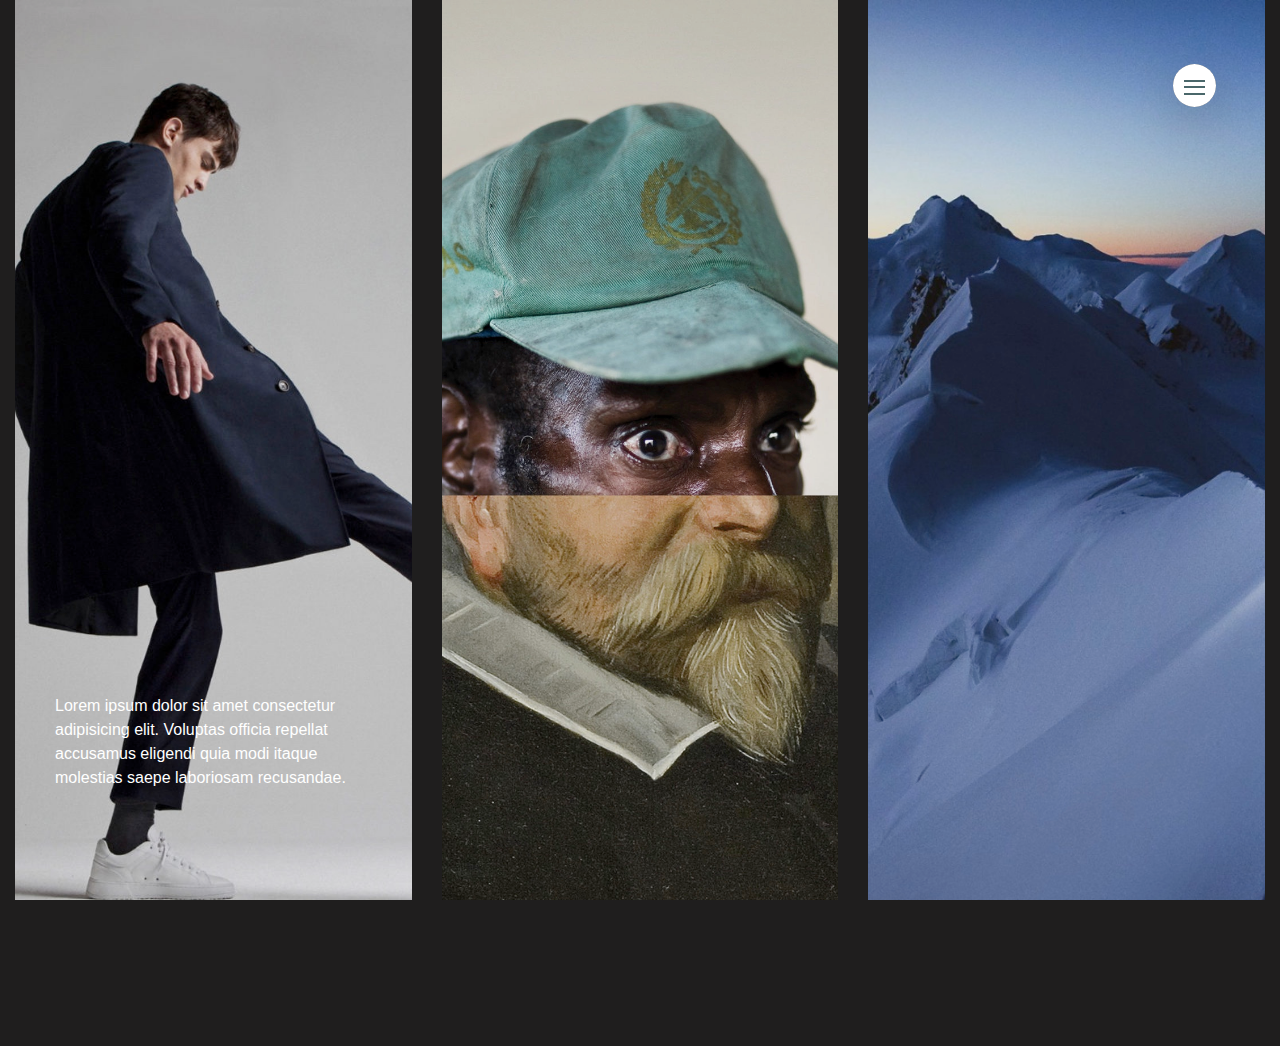
<file: index.html>
<!DOCTYPE html>
<html lang="en">

<head>
    <meta charset="UTF-8">
    <meta http-equiv="X-UA-Compatible" content="IE=edge">
    <meta name="viewport" content="width=device-width,initial-scale=1"/>   
    <link rel="stylesheet" href="style.css">
    <link rel="stylesheet" href="navigation.css">
    <title>Home Reglat Construct</title>
    <link rel="stylesheet" href="https://stackpath.bootstrapcdn.com/bootstrap/4.3.1/css/bootstrap.min.css"
        integrity="sha384-ggOyR0iXCbMQv3Xipma34MD+dH/1fQ784/j6cY/iJTQUOhcWr7x9JvoRxT2MZw1T" crossorigin="anonymous">
    <link rel="preconnect" href="https://fonts.googleapis.com">
    <link rel="preconnect" href="https://fonts.gstatic.com" crossorigin>
    <link href="https://fonts.googleapis.com/css2?family=Didact+Gothic&family=Quicksand&display=swap" rel="stylesheet">
    <link href="https://fonts.googleapis.com/css2?family=Outfit:wght@300&display=swap" rel="stylesheet">
    <script src="jquery-3.5.1.min.js"></script>

</head>



<body>
    <div class="navigation">
        <input type="checkbox" class="navigation__checkbox" id="nav-toggle">
        <label for="nav-toggle" class="navigation__button">
            <span class="navigation__icon" aria-label="toggle navigation menu"></span>
        </label>
        <div class="navigation__background"></div>

        <nav class="navigation__nav" role="navigation">
            <div class="container-fluid">
                <div class="row flex-nowrap navb">
                    <div class="navigation__item  col-sm-4 bg1">
                        <div class="card card-block card-text navcard">
                            <a href="produse.html" class="navigation__link">Produse</a>
                        </div>
                    </div>
                    <div class="navigation__item  col-sm-4 bg2">
                        <div class="card card-block card-text navcard">
                            <a href="about.html" class="navigation__link">Despre</a>
                        </div>
                    </div>
                    <div class="navigation__item  col-sm-4 bg3">
                        <div class="card card-block card-text navcard">
                            <a href="contact.html" class="navigation__link">Contact</a>
                        </div>
                    </div>
                </div>
        </nav>
    </div>
    <div class="container-fluid main">
        <div class="row flex-nowrap">
            <div class="category col-6 col-md-4">
                <div class="card card-block card-text">
                    <img alt="Card image cap" class="card-img-top" src="./img/img1.jpg">
                    <div class="name">
                        <h1 class="title">Lorem ipsum dolor sit.</h1>
                    </div>
                        <div class="description">Lorem ipsum dolor sit amet consectetur adipisicing elit. Voluptas
                            officia repellat accusamus eligendi quia modi itaque molestias saepe laboriosam recusandae.
                    </div>
                </div>
            </div>
            <div class="category col-6 col-md-4">
                <div class="card card-block card-text">
                    <img alt="Card image cap" class="card-img-top" src="./img/img2.jpg">
                        <h1 class="title">Lorem ipsum dolor sit.</h1>
                        <div class="description">Lorem ipsum dolor sit amet consectetur adipisicing elit. Voluptas
                            officia repellat accusamus eligendi quia modi itaque molestias saepe laboriosam recusandae.
                    </div>
                </div>
            </div>
            <div class="category col-6 col-md-4">
                <div class="card card-block card-text">
                    <img alt="Card image cap" class="card-img-top" src="./img/img3.jpg">
                        <h1 class="title">Lorem ipsum dolor sit.</h1>
                        <div class="description">Lorem ipsum dolor sit amet consectetur adipisicing elit. Voluptas
                            officia repellat accusamus eligendi quia modi itaque molestias saepe laboriosam recusandae.
                    </div>
                </div>
            </div>
            <div class="category col-6 col-md-4">
                <div class="card card-block card-text">
                    <img alt="Card image cap" class="card-img-top" src="./img/img4.jpg">
                        <h1 class="title">Lorem ipsum dolor sit.</h1>
                        <div class="description">Lorem ipsum dolor sit amet consectetur adipisicing elit. Voluptas
                            officia repellat accusamus eligendi quia modi itaque molestias saepe laboriosam recusandae.
                    </div>
                </div>
            </div>
            <div class="category col-6 col-md-4">
                <div class="card card-block card-text">
                    <img alt="Card image cap" class="card-img-top" src="./img/img5.jpg">
                            <h1 class="title">Lorem ipsum dolor sit.</h1>
                        <div class="description">Lorem ipsum dolor sit amet consectetur adipisicing elit. Voluptas
                            officia repellat accusamus eligendi quia modi itaque molestias saepe laboriosam recusandae.
                    </div>
                </div>
            </div>
            <div class="category col-6 col-md-4">
                <div class="card card-block card-text">
                    <img alt="Card image cap" class="card-img-top" src="./img/img6.jpg">
                        <h1 class="title">Lorem ipsum dolor sit.</h1>
                    <div class="content">
                        <div class="description">Lorem ipsum dolor sit amet consectetur adipisicing elit. Voluptas
                            officia repellat accusamus eligendi quia modi itaque molestias saepe laboriosam recusandae.
                        </div>
                    </div>
                </div>
            </div>
        </div>
    </div>
    <script src="main.js"></script>
</body>

</html>
</file>
<file: style.css>
.card-block {
    min-height: 100%;
    width: 100%;
    border-radius: 0 !important;
    /* margin: -40px !important; */
}
div.category.col-sm-4{
/* width: 90% !important;  */
padding-right: 0;
padding-left: 0;
}
.card-img-top {
    width: 100% !important;
    height: 110vh;
    object-fit: cover;
    border-radius: 0 !important;
    /* margin-bottom: 8vh; */
    max-width: 100%;
}
.div.card-block {
  margin: 0;
  padding: 0;
  
}
div.card.card-block.card-text {
    border: 0px !important;
}
* {
  box-sizing: border-box;
  margin: 0;
  padding: 0;
}

html,
body {
  height: 100%;
  overflow-y: hidden;
  margin: 0;
}

body {
  background-color: #1f1e1e !important;
  font-family: Roboto, Arial, sans-serif;
  /* display: flex; */
  position: static;
  align-items: center;
  justify-content: center;
}

.navigation__checkbox {
    display: none;
}

.navigation__button {
    position: fixed;
    top: 1.5rem;
    right: 1.5rem;
    height: 2.7rem;
    width: 2.7rem;
    text-align: center;
    background-color: #fff;
    border-radius: 50%;
    z-index: 300;
    box-shadow: 0 1rem 3rem rgba(0, 0, 0, 0.2);
    cursor: pointer;
}

@media screen  and (min-width: 768px) {
    .navigation__button {
        top: 4rem;
        right: 4rem;
        height: 2.7rem;
        width: 2.7rem;
    }
}

.navigation__background {
    position: fixed;
    top: 2rem;
    right: 2rem;
    height: 2rem;
    width: 2rem;
    border-radius: 50%;
    /* background: #4A676A; */
    background: #000000a1;
    background-size: cover;
    background-position: center;
    z-index: 100;
    transition: all 800ms cubic-bezier(0.86, 0, 0.07, 1);
}
.bg1 {
    background-color: #222224;
}
.bg2 {
    background-color: #171719;
}
.bg3 {
    background-color: #000000;
}
.navb {
    height: 1000rem;
}
.navcard {
    background-color: rgba(0, 0, 0, 0) !important;
    width: 90rem !important;
}
@media screen and (min-width: 768px) {
    .navigation__background {
        top: 4rem;
        right: 4rem;
        height: 2.7rem;
        width: 2.7rem;
    }
}

.navigation__nav {
    position: fixed;
    top: 0;
    left: 0;
    height: 100vh;
    opacity: 0;
    width: 0;
    visibility: hidden;
    z-index: 200;
    transition: all 800ms cubic-bezier(0.68, -0.55, 0.265, 1.55);
}

.navigation__list {
    position: absolute;
    top: 50%;
    left: 50%;
    transform: translate(-50%, -50%);
    text-align: center;
    width: 100%;
    list-style: none;
}

.navigation__item {
    margin: 0;
}

.navigation__link:link,
.navigation__link:visited {
    /* height: 100%; */
    color: #f4f4f4;
    font-size: 2.4rem;
    text-decoration: none;
    transition: all .2s;
    width: 27%;
    padding-left: 70px;
    padding-top: 28%;
    font-family: 'Outfit', sans-serif;
}

@media(min-width: 768px) {
    .navigation__link:link,
    .navigation__link:visited {
        font-size: 3.8rem;

    }
}

.navigation__link:hover {
    color: #acacac;
    transform: scale(1.1);
}

.navigation__checkbox:checked~.navigation__background {
    transform: scale(80)
}

.navigation__checkbox:checked~.navigation__nav {
    width: 100%;
    visibility: visible;
    opacity: 1;
}

.navigation__icon {

    position: relative;
    margin-top: 1.5rem;
}

@media screen and (min-width: 768px) {
    .navigation__icon {
        margin-top: 1.4rem;
    }
}

.navigation__icon,
.navigation__icon::before,
.navigation__icon::after {
    display: inline-block;
    width: 2.2rem;
    height: 2px;
    background-color: #4A676A;
}

@media (min-width: 768px) {
    .navigation__icon,
    .navigation__icon::before,
    .navigation__icon::after {
        width: 1.3rem;
    }
}

.navigation__icon::before,
.navigation__icon::after {
    content: '';
    position: absolute;
    left: 0;
    transition: all 200ms;
}

.navigation__icon::before {
    top: -.4rem;
}

.navigation__icon::after {
    top: .4rem;
}

.navigation__button:hover .navigation__icon::before {
    top: -.5rem;
}

.navigation__button:hover .navigation__icon::after {
    top: .5rem;
}

.navigation__checkbox:checked+.navigation__button .navigation__icon {
    background-color: transparent;
}

.navigation__checkbox:checked+.navigation__button .navigation__icon::before {
    top: 0;
    transform: rotate(135deg);
}

.navigation__checkbox:checked+.navigation__button .navigation__icon::after {
    top: 0;
    transform: rotate(-135deg);
}

.card-text {
  position: relative;
  /* width: 50%; */
  margin: 0px;
}

.text {
  background-color: #00000000;
  color: white;
  font-size: 16px;
  padding: 16px 32px;
}

.description {
  top: 1300px;
  display: none;
  width: 80%;
  height: 0;
  color:white;
  position: absolute;
  left: 40px;
  cursor: pointer;
}
.subtext {
  top: 600px;
  display: none;
  width: 80%;
  height: 0;
  color:white;
  position: absolute;
  left: 40px;
  cursor: pointer;
}
/*horizontal scroll */

.main {
   overflow: hidden;
}
@media (max-width:575px) {
    .category {
        width: 50% !important;
        height: 110vh;
        object-fit: cover;
        border-radius: 0 !important;
        /* margin-bottom: 8vh; */
        max-width: 100%;
    }
}
@media (max-width:560px) {
    div.row.flex-nowrap {
        display: flex;
        flex-direction: column !important;
        height: auto;
        width: auto;
        overflow: scroll !important;
    }
    .category {
        position: fixed;
        flex-direction: column;
    }
    .card-img-top {
        width: 100%;
        height: 100%;
    }
    .navigation__link:link,
    .navigation__link:visited {
        color: #f4f4f4;
        font-size: 2.4rem;
        text-decoration: none;
        transition: all .2s;
        width: auto;
        padding-left: 70px;
        padding-top: 28%;
        font-family: 'Outfit', sans-serif;
        flex-direction: column !important;
}
    
    /* .navcard {
        width: 100rem !important;
    } */
    .navigation__item {
        height: 100rem;
        width: 1000rem;
    }
    /* .navb {
        display: flex;
        flex-direction: column !important;
        height: auto;
        width: auto;
        overflow: scroll !important;
    } */
    .bg1.bg2.bg3 {
        width: 100rem;
        height: 20% !important;
    }
    div.navigation__background {
        width: 5%;
    }
}
/* @media (max-width:500) {
    div.row.flex-nowrap {
        display: flex;
        flex-direction: column !important;
        height: auto;
        width: auto;
        overflow: scroll !important;
    }
    .category {
        position: fixed;
        flex-direction: column;
    }
    .card-img-top {
        width: 100%;
        height: 100%;
    }
    .navigation__link:link,
    .navigation__link:visited {
        color: #f4f4f4;
        font-size: 2.4rem;
        text-decoration: none;
        transition: all .2s;
        width: 100%;
        padding-left: 70px;
        padding-top: 28%;
        font-family: 'Outfit', sans-serif;
}
    
} */
</file>
<file: navigation.css>
.navigation__checkbox {
    display: none;
}

.navigation__button {
    position: fixed;
    top: 1.5rem;
    right: 1.5rem;
    height: 2.7rem;
    width: 2.7rem;
    text-align: center;
    background-color: #fff;
    border-radius: 50%;
    z-index: 300;
    box-shadow: 0 1rem 3rem rgba(0, 0, 0, 0.2);
    cursor: pointer;
}

@media screen  and (min-width: 768px) {
    .navigation__button {
        top: 4rem;
        right: 4rem;
        height: 2.7rem;
        width: 2.7rem;
    }
}

.navigation__background {
    position: fixed;
    top: 2rem;
    right: 2rem;
    height: 2rem;
    width: 2rem;
    border-radius: 50%;
    /* background: #4A676A; */
    background: #000000a1;
    background-size: cover;
    background-position: center;
    z-index: 100;
    transition: all 800ms cubic-bezier(0.86, 0, 0.07, 1);
}
.bg1 {
    background-color: #222224;
}
.bg2 {
    background-color: #171719;
}
.bg3 {
    background-color: #000000;
}
.navb {
    height: 1000rem;
}
.navcard {
    background-color: rgba(0, 0, 0, 0) !important;
    width: 90rem !important;
}
@media screen and (min-width: 768px) {
    .navigation__background {
        top: 4rem;
        right: 4rem;
        height: 2.7rem;
        width: 2.7rem;
    }
}

.navigation__nav {
    position: fixed;
    top: 0;
    left: 0;
    height: 100vh;
    opacity: 0;
    width: 0;
    visibility: hidden;
    z-index: 200;
    transition: all 800ms cubic-bezier(0.68, -0.55, 0.265, 1.55);
}

.navigation__list {
    position: absolute;
    top: 50%;
    left: 50%;
    transform: translate(-50%, -50%);
    text-align: center;
    width: 100%;
    list-style: none;
}

.navigation__item {
    margin: 0;
}

.navigation__link:link,
.navigation__link:visited {
    /* height: 100%; */
    color: #f4f4f4;
    font-size: 2.4rem;
    text-decoration: none;
    transition: all .2s;
    width: 27%;
    padding-left: 70px;
    padding-top: 28%;
    font-family: 'Outfit', sans-serif;
}

@media(min-width: 768px) {
    .navigation__link:link,
    .navigation__link:visited {
        font-size: 3.8rem;

    }
}

.navigation__link:hover {
    color: #acacac;
    transform: scale(1.1);
}

.navigation__checkbox:checked~.navigation__background {
    transform: scale(80)
}

.navigation__checkbox:checked~.navigation__nav {
    width: 100%;
    visibility: visible;
    opacity: 1;
}

.navigation__icon {

    position: relative;
    margin-top: 1.5rem;
}

@media screen and (min-width: 768px) {
    .navigation__icon {
        margin-top: 1.4rem;
    }
}

.navigation__icon,
.navigation__icon::before,
.navigation__icon::after {
    display: inline-block;
    width: 2.2rem;
    height: 2px;
    background-color: #4A676A;
}

@media (min-width: 768px) {
    .navigation__icon,
    .navigation__icon::before,
    .navigation__icon::after {
        width: 1.3rem;
    }
}

.navigation__icon::before,
.navigation__icon::after {
    content: '';
    position: absolute;
    left: 0;
    transition: all 200ms;
}

.navigation__icon::before {
    top: -.4rem;
}

.navigation__icon::after {
    top: .4rem;
}

.navigation__button:hover .navigation__icon::before {
    top: -.5rem;
}

.navigation__button:hover .navigation__icon::after {
    top: .5rem;
}

.navigation__checkbox:checked+.navigation__button .navigation__icon {
    background-color: transparent;
}

.navigation__checkbox:checked+.navigation__button .navigation__icon::before {
    top: 0;
    transform: rotate(135deg);
}

.navigation__checkbox:checked+.navigation__button .navigation__icon::after {
    top: 0;
    transform: rotate(-135deg);
}
</file>
